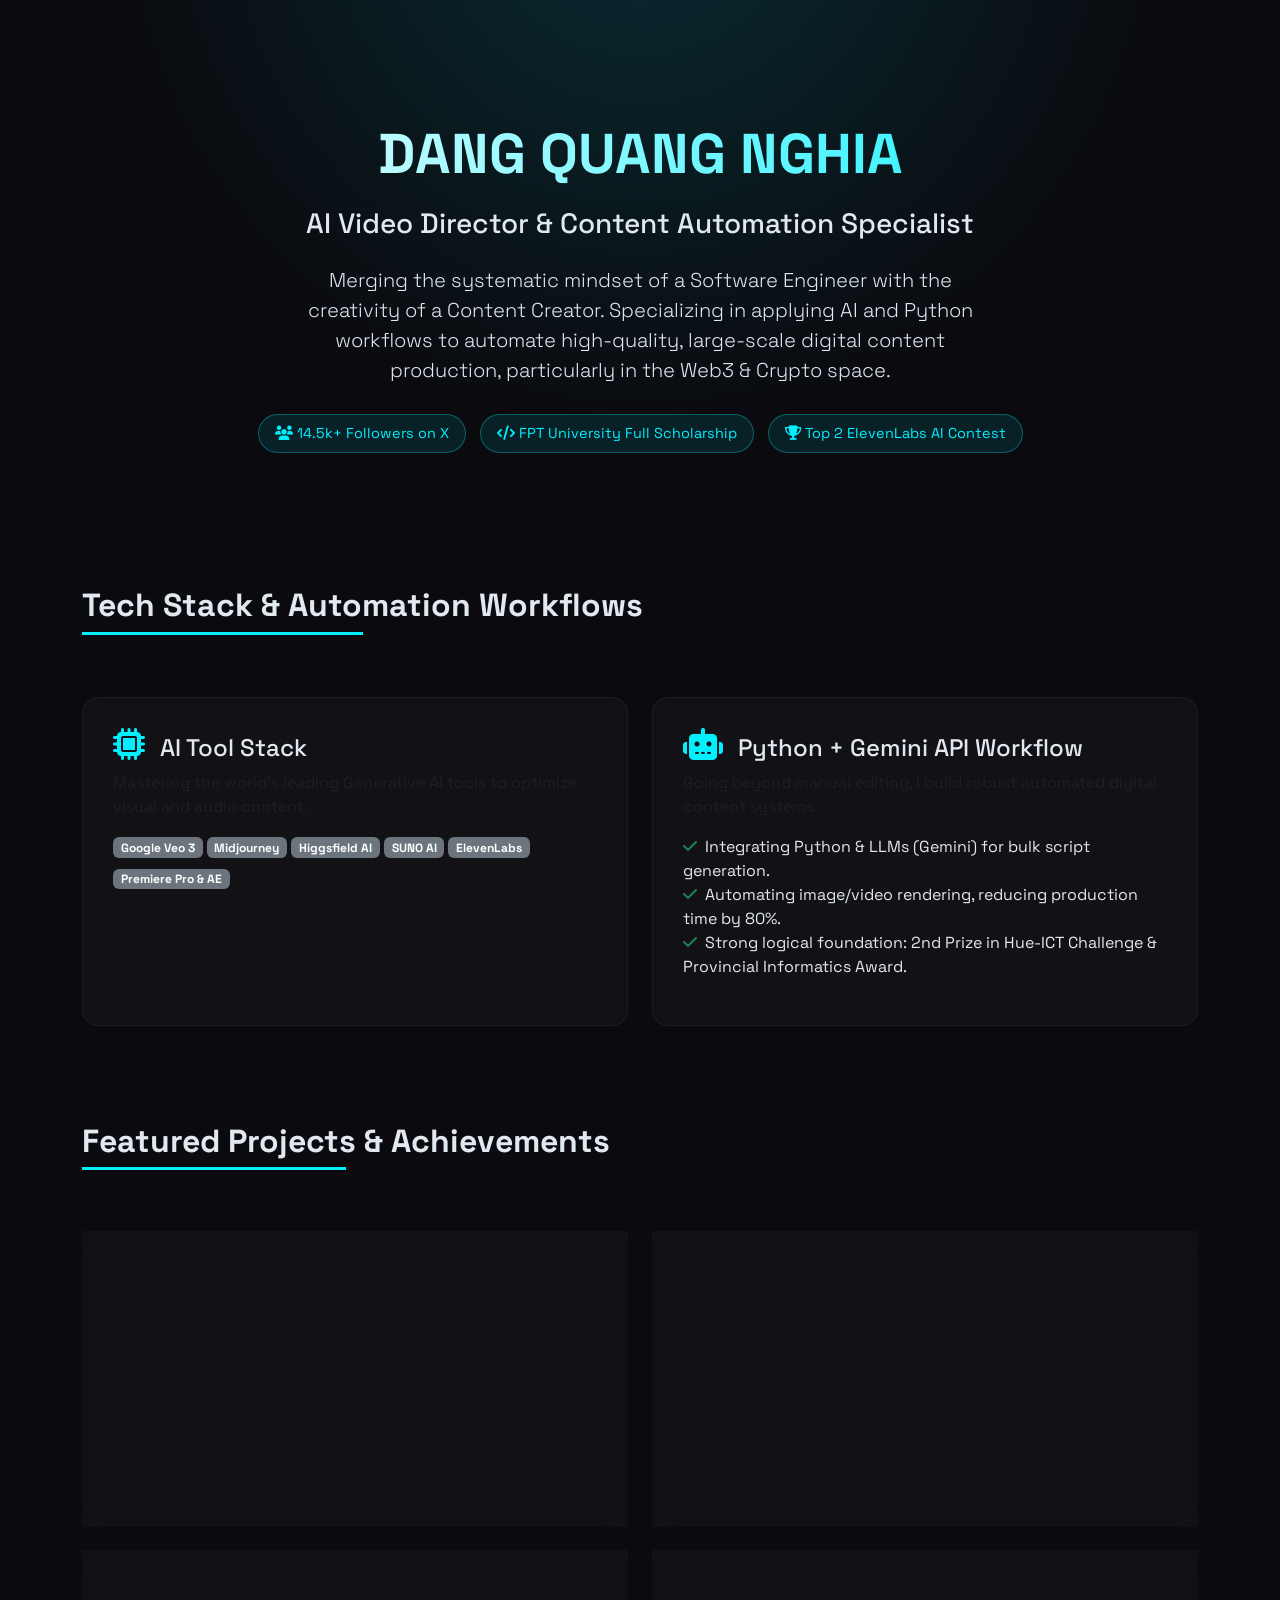
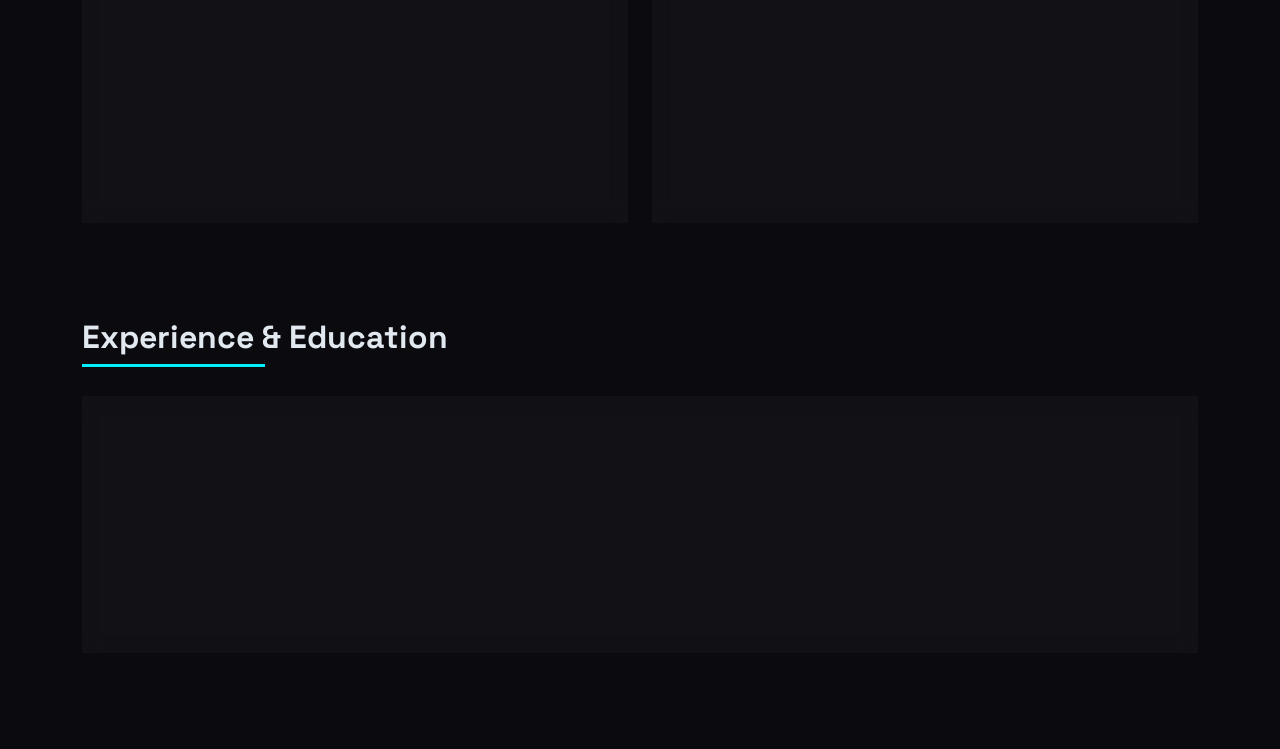
<file: templates/index.html>
<!DOCTYPE html>
<html lang="en">
<head>
    <meta charset="UTF-8">
    <meta name="viewport" content="width=device-width, initial-scale=1.0">
    <title>Dang Quang Nghia | AI Video Director & Automation</title>
    <link href="https://cdn.jsdelivr.net/npm/bootstrap@5.3.0/dist/css/bootstrap.min.css" rel="stylesheet">
    <link rel="stylesheet" href="https://cdnjs.cloudflare.com/ajax/libs/font-awesome/6.4.0/css/all.min.css">
    <link href="https://fonts.googleapis.com/css2?family=Space+Grotesk:wght@300;400;600;700&display=swap" rel="stylesheet">
    
    <style>
        :root {
            --bg-color: #0a0a0f;
            --text-main: #e2e8f0;
            --accent-glow: #00f0ff;
            --card-bg: rgba(255, 255, 255, 0.03);
        }
        
        body {
            background-color: var(--bg-color);
            color: var(--text-main);
            font-family: 'Space Grotesk', sans-serif;
            overflow-x: hidden;
        }

        .hero-section {
            padding: 120px 0 80px;
            background: radial-gradient(circle at 50% -20%, rgba(0, 240, 255, 0.15), transparent 60%);
        }

        .glitch-text {
            font-size: 3.5rem;
            font-weight: 700;
            background: linear-gradient(90deg, #fff, var(--accent-glow));
            -webkit-background-clip: text;
            -webkit-text-fill-color: transparent;
            margin-bottom: 20px;
        }

        .metric-badge {
            background: rgba(0, 240, 255, 0.1);
            border: 1px solid rgba(0, 240, 255, 0.3);
            border-radius: 50px;
            padding: 8px 16px;
            font-size: 0.9rem;
            color: var(--accent-glow);
            display: inline-block;
            margin: 5px;
        }

        .card-custom {
            background: var(--card-bg);
            border: 1px solid rgba(255,255,255,0.05);
            border-radius: 16px;
            padding: 30px;
            transition: all 0.3s ease;
            height: 100%;
            backdrop-filter: blur(10px);
        }

        .card-custom:hover {
            transform: translateY(-5px);
            border-color: var(--accent-glow);
            box-shadow: 0 10px 30px rgba(0, 240, 255, 0.1);
        }

        .tool-icon {
            font-size: 2rem;
            margin-right: 15px;
            color: var(--accent-glow);
        }

        .section-title {
            font-weight: 700;
            margin-bottom: 40px;
            position: relative;
            display: inline-block;
        }
        
        .section-title::after {
            content: '';
            position: absolute;
            bottom: -10px;
            left: 0;
            width: 50%;
            height: 3px;
            background: var(--accent-glow);
        }

        a { color: var(--accent-glow); text-decoration: none; }
        a:hover { color: #fff; }
    </style>
</head>
<body>

    <header class="hero-section text-center">
        <div class="container">
            <h1 class="glitch-text">DANG QUANG NGHIA</h1>
            <h3 class="mb-4">AI Video Director & Content Automation Specialist</h3>
            <p class="lead mb-4 mx-auto" style="max-width: 700px;">
                Merging the systematic mindset of a Software Engineer with the creativity of a Content Creator. Specializing in applying AI and Python workflows to automate high-quality, large-scale digital content production, particularly in the Web3 & Crypto space.
            </p>
            <div class="metrics">
                <span class="metric-badge"><i class="fa-solid fa-users"></i> 14.5k+ Followers on X</span>
                <span class="metric-badge"><i class="fa-solid fa-code"></i> FPT University Full Scholarship</span>
                <span class="metric-badge"><i class="fa-solid fa-trophy"></i> Top 2 ElevenLabs AI Contest</span>
            </div>
        </div>
    </header>

    <section class="container py-5">
        <h2 class="section-title">Tech Stack & Automation Workflows</h2>
        <div class="row g-4 mt-2">
            <div class="col-md-6">
                <div class="card-custom">
                    <h4><i class="fa-solid fa-microchip tool-icon"></i>AI Tool Stack</h4>
                    <p class="text-muted mb-3">Mastering the world's leading Generative AI tools to optimize visual and audio content.</p>
                    <div>
                        <span class="badge bg-secondary mb-2">Google Veo 3</span>
                        <span class="badge bg-secondary mb-2">Midjourney</span>
                        <span class="badge bg-secondary mb-2">Higgsfield AI</span>
                        <span class="badge bg-secondary mb-2">SUNO AI</span>
                        <span class="badge bg-secondary mb-2">ElevenLabs</span>
                        <span class="badge bg-secondary mb-2">Premiere Pro & AE</span>
                    </div>
                </div>
            </div>
            <div class="col-md-6">
                <div class="card-custom">
                    <h4><i class="fa-solid fa-robot tool-icon"></i>Python + Gemini API Workflow</h4>
                    <p class="text-muted">Going beyond manual editing, I build robust automated digital content systems.</p>
                    <ul class="list-unstyled">
                        <li><i class="fa-solid fa-check text-success me-2"></i>Integrating Python & LLMs (Gemini) for bulk script generation.</li>
                        <li><i class="fa-solid fa-check text-success me-2"></i>Automating image/video rendering, reducing production time by 80%.</li>
                        <li><i class="fa-solid fa-check text-success me-2"></i>Strong logical foundation: 2nd Prize in Hue-ICT Challenge & Provincial Informatics Award.</li>
                    </ul>
                </div>
            </div>
        </div>
    </section>

    <section class="container py-5">
        <h2 class="section-title">Featured Projects & Achievements</h2>
        <div class="row g-4 mt-2">
            
            <div class="col-lg-6">
                <div class="card-custom">
                    <div class="d-flex justify-content-between align-items-start mb-3">
                        <h5>UPCX Contest: Green, Meme, Mania!</h5>
                        <span class="badge bg-warning text-dark"><i class="fa-solid fa-crown"></i> TOP 1</span>
                    </div>
                    <p>Produced AI-generated music videos for the UPCX contest and event marketing. Optimized viral and meme elements tailored for the Crypto space.</p>
                    <div class="mb-3">
                        <span class="metric-badge"><i class="fa-solid fa-eye"></i> 1,359 Views</span>
                    </div>
                    <div class="mt-auto">
                        <a href="https://x.com/Ecrypto_VN/status/1852994541424697774/video/1" target="_blank" class="btn btn-outline-info btn-sm">Watch Video <i class="fa-solid fa-arrow-right"></i></a>
                    </div>
                </div>
            </div>

            <div class="col-lg-6">
                <div class="card-custom">
                    <div class="d-flex justify-content-between align-items-start mb-3">
                        <h5>ElevenLabs Christmas Music Contest</h5>
                        <span class="badge bg-secondary"><i class="fa-solid fa-medal"></i> TOP 2</span>
                    </div>
                    <p>Utilized ElevenLabs and other AI tools to create a Christmas music piece, standing out among thousands of global entries.</p>
                    <div class="mt-auto pt-3">
                        <a href="https://x.com/matt_elevenlabs/status/2009209588478849228" target="_blank" class="btn btn-outline-info btn-sm">View Entry <i class="fa-solid fa-arrow-right"></i></a>
                    </div>
                </div>
            </div>

            <div class="col-lg-6">
                <div class="card-custom">
                    <h5>LBank Exchange & Bitget Campaigns</h5>
                    <p>Produced high-quality promotional videos and infographics for top-tier exchanges. Achieved full coverage across Bitget Vietnam's social media platforms.</p>
                    <div class="mb-3">
                        <span class="metric-badge">LBank Video: 2,475 Views</span>
                        <span class="metric-badge">Bitget Builder (1 Year)</span>
                    </div>
                    <div>
                        <a href="https://x.com/Ecrypto_VN/status/1942837904432365758/video/1" target="_blank" class="me-3">LBank Video</a>
                        <a href="https://drive.google.com/drive/folders/1MKIvpZChBVH8TsdNod9njfoAp5OD7s8m?usp=sharing" target="_blank">Bitget Infographics</a>
                    </div>
                </div>
            </div>

            <div class="col-lg-6">
                <div class="card-custom">
                    <h5>Floki Guerrilla Marketing</h5>
                    <p>Directly conceptualized, scripted, filmed, and edited the guerrilla marketing campaign for the Floki project.</p>
                    <div class="mb-3">
                        <span class="metric-badge">Floki Video: 1,657 Views</span>
                    </div>
                    <div class="mt-auto">
                        <a href="https://x.com/Ecrypto_VN/status/1976723425608843528/video/1" target="_blank" class="btn btn-outline-info btn-sm">Watch Floki Video <i class="fa-solid fa-arrow-right"></i></a>
                    </div>
                </div>
            </div>

        </div>
    </section>

    <section class="container py-5 mb-5">
        <h2 class="section-title">Experience & Education</h2>
        <div class="row">
            <div class="col-12">
                <div class="card-custom">
                    <ul class="list-group list-group-flush bg-transparent">
                        <li class="list-group-item bg-transparent text-white border-secondary py-3">
                            <strong>FPT University & Chulalongkorn University (Thailand)</strong> - Full Scholarship & International Study Experience.
                        </li>
                        <li class="list-group-item bg-transparent text-white border-secondary py-3">
                            <strong>Technical Awards:</strong> 2nd Prize Hue-ICT Challenge 2022, 3rd & Consolation Prizes in Provincial Excellent Student Competition in Informatics (Quang Binh).
                        </li>
                        <li class="list-group-item bg-transparent text-white border-secondary py-3">
                            <strong>Multifaceted Roles:</strong> Multimedia Localization Specialist, Content Creator, Builder and Shiller within the Web3 ecosystem.
                        </li>
                    </ul>
                </div>
            </div>
        </div>
    </section>

</body>
</html>
</file>
